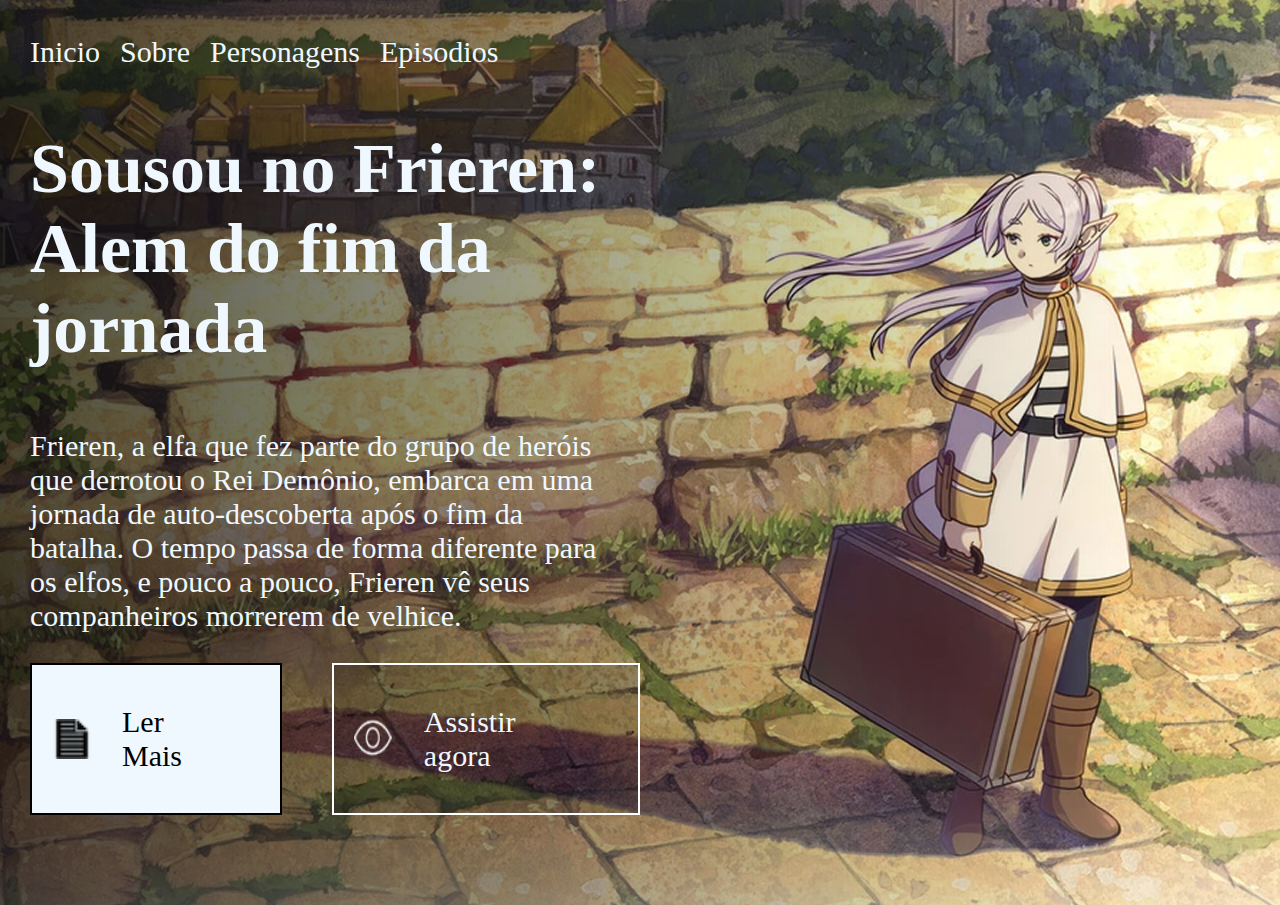
<file: index.html>
<!DOCTYPE html>
<html lang="en">
<head>
    <meta charset="UTF-8">
    <meta name="viewport" content="width=device-width, initial-scale=1.0">
    <link rel="stylesheet" href="./css/reset.css">
    <link rel="stylesheet" href="./css/stile.css">
    <title>Frieren
    </title>
</head>
<body>
        <header>
            <p>Inicio</p>
            <p>Sobre</p>
            <p>Personagens</p>
            <p>Episodios</p>
        </header>

        <main>
            <div class="titulo">
                <h1>Sousou no Frieren: Alem do 
                    fim da jornada</h1>
            </div>
            <div class="texto">
                <p>Frieren, a elfa que fez parte do grupo de heróis 
                    que derrotou o Rei Demônio, embarca em uma jornada 
                    de auto-descoberta após o fim da batalha. O tempo passa
                     de forma diferente para os elfos, e pouco a pouco, 
                     Frieren vê seus companheiros morrerem de velhice.
                </p>
            </div>
            <div class="botoes">
                <div class="ler"> 
                    <img src="./imgs/lermais.png" alt="">
                    <p>Ler Mais</p></div>
                <div class="Assistir">
                    <img src="./imgs/assistir.png" alt="">
                    <p>Assistir agora</p></div>

            </div>


        </main>

        <footer>



        </footer>
    
</body>
</html>
</file>
<file: css/stile.css>
/* No arquivo style.css */
* {
    box-sizing: border-box;
    margin: 0;
    padding: 0;
}

body {
    /* A imagem de fundo */
    background-image: url('../imgs/Frieren.png'), linear-gradient(90deg, rgba(0, 0, 0, 0.7) 0%, rgba(60, 60, 60, 0.6) 50%, rgba(255, 255, 255, 0.1) 100%);
    background-size: cover;  /* Faz a imagem cobrir toda a tela */
    background-repeat: no-repeat; /* Faz a imagem não se repetir */
    
    /* Gradiente */
    background-blend-mode: overlay; /* Faz o gradiente se misturar com a imagem */
    
    margin: 0;
    height: 100vh; /* 100% da altura da tela */
    color: #fff; /* Cor do texto para se destacar no fundo escuro */
}       

header{
    display: flex;
    justify-content: flex-start;/*alinha horizontalmente*/
    gap: 20px; /*espacamento entre os intens*/
    color: aliceblue;
    margin-top: 5px ;/*margen superior */
    padding: 30px;
}
header p{
    font-size: 30px;
}


main{
    color: aliceblue;
    width: 50%; Limita a largura para 50% da tela
    margin: 0 auto; /* Centraliza o conteúdo horizontalmente */
    
   
}

main h1{
    font-size: 70px;
    padding: 30px;

    color: aliceblue;
}

main p{
    font-size: 30px;
    padding: 30px;

    color: aliceblue;
}



/* .botoes{
    display: flex;
    justify-content: flex-start;
    gap: 20px;
    padding: 20px;
    
}
.ler {
    background-color: aliceblue;
    color: black;
    border: 1px solid black;
    padding: 10px 20px;
    cursor: pointer;
} .ler p{
    color: black;
}
.Assistir {
    background-color: rgba(0, 0, 0, 0.144);
    color: rgb(255, 255, 255);
    border: 1px solid rgb(255, 255, 255);
    padding: 10px 20px;
    cursor: pointer;
} */


.botoes {
    display: flex;
    justify-content: flex-start;
    gap: 20px;
    padding:10px, 20px;
    
}

.ler, .Assistir {
    display: flex;
    align-items: center;
    justify-content: center;
    gap: 0px; /* Espaçamento entre imagem e texto */
    padding: 10px 20px;
    cursor: pointer;
    margin-left: 30px;
}

.ler {
    background-color: aliceblue;
    color: black;
    border: 2px solid black;
}

.ler p {
    color: black;
}

.Assistir {
    background-color: rgba(0, 0, 0, 0.144);
    color: rgb(255, 255, 255);
    border: 2px solid rgb(255, 255, 255);
}

.ler img, .Assistir img {
    
    width: 40px; /* Tamanho da imagem */
    height: 40px; /* Tamanho da imagem */
}
</file>
